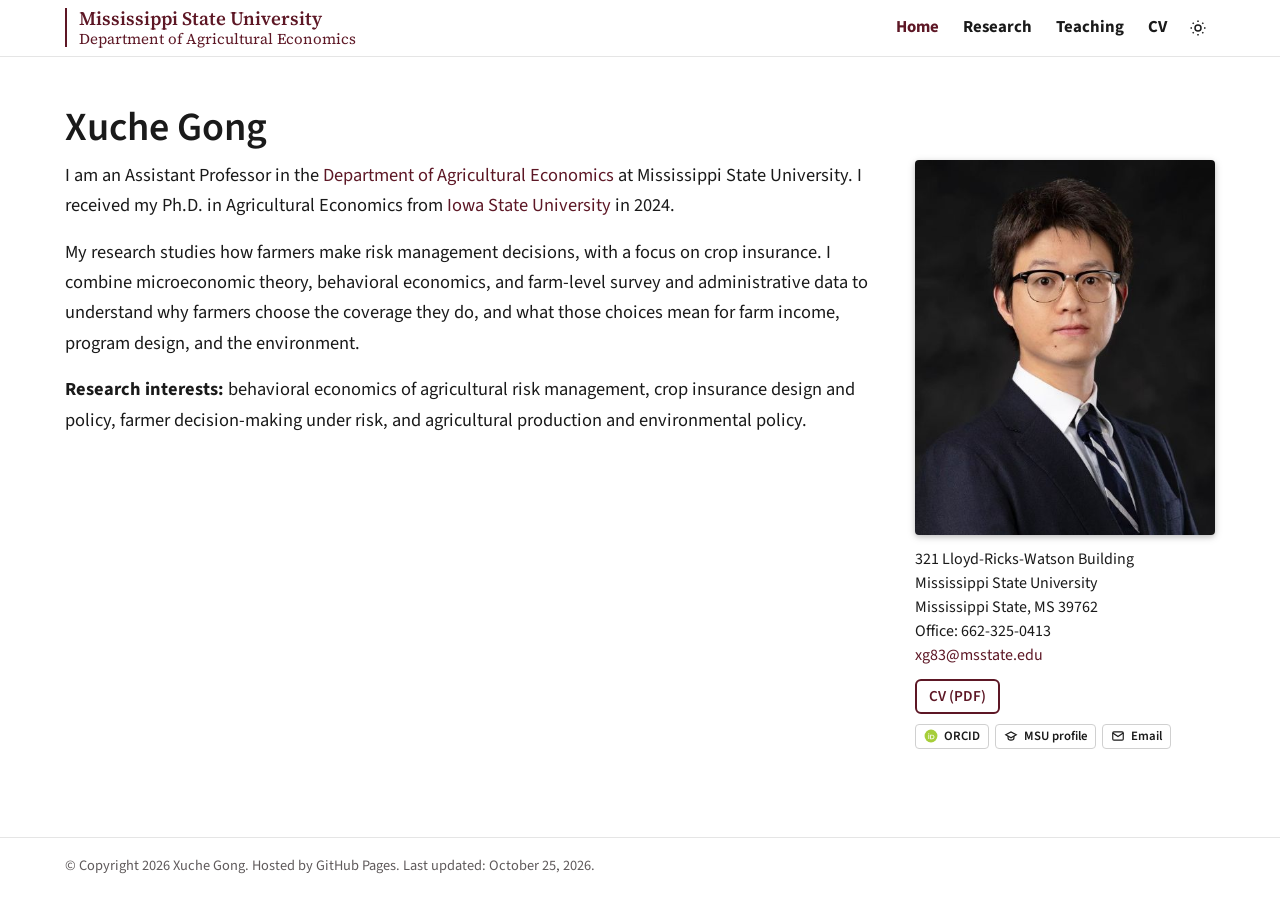
<file: index.html>
<!DOCTYPE html>
<html lang="en">
<head>
<meta charset="utf-8">
<meta name="viewport" content="width=device-width, initial-scale=1, viewport-fit=cover">
<title>Xuche Gong</title>
<meta name="description" content="Xuche Gong, Assistant Professor of Agricultural Economics at Mississippi State University. Research on crop insurance, farmer decision-making under risk, and behavioral economics.">
<link rel="canonical" href="https://xuchegong.github.io/">
<link rel="preconnect" href="https://fonts.googleapis.com">
<link rel="preconnect" href="https://fonts.gstatic.com" crossorigin>
<link rel="stylesheet" href="https://fonts.googleapis.com/css2?family=Source+Sans+3:wght@400;600;700&family=Source+Serif+4:opsz,wght@8..60,400;8..60,600&display=swap">
<link rel="stylesheet" href="style.css">
<script>try{var s=localStorage.getItem("theme");if(s)document.documentElement.setAttribute("data-theme",s)}catch(e){}</script>
</head>
<body>
<nav class="navbar" aria-label="Main">
  <div class="container">
    <a class="brand" href="https://www.agecon.msstate.edu/"><span class="u">Mississippi State University</span><span class="d">Department of Agricultural Economics</span></a>
    <ul class="nav"><li><a href="index.html" aria-current="page">Home</a></li><li><a href="research.html">Research</a></li><li><a href="teaching.html">Teaching</a></li><li><a href="cv.html">CV</a></li><li><button id="theme-toggle" type="button" aria-label="Switch light or dark theme" title="Switch theme"><svg viewBox="0 0 24 24" fill="none" stroke="currentColor" stroke-width="2" aria-hidden="true"><circle cx="12" cy="12" r="4"/><path d="M12 2v2M12 20v2M4.9 4.9l1.4 1.4M17.7 17.7l1.4 1.4M2 12h2M20 12h2M4.9 19.1l1.4-1.4M17.7 6.3l1.4-1.4"/></svg></button></li></ul>
  </div>
</nav>
<main class="container">
<article>
<header><h1 class="post-title">Xuche Gong</h1></header>
<div class="profile">
  <img src="photo.jpg" alt="Portrait of Xuche Gong" width="440" height="550">
  <div class="more-info">
    <p>321 Lloyd-Ricks-Watson Building</p>
    <p>Mississippi State University</p>
    <p>Mississippi State, MS 39762</p>
    <p>Office: 662-325-0413</p>
    <p><a href="mailto:xg83@msstate.edu">xg83@msstate.edu</a></p>
    <div class="profile-buttons"><a class="profile-btn" href="XUCHE_GONG_CV_2026-11-19.pdf">CV (PDF)</a></div>
    <div class="profile-links">
      <a href="https://orcid.org/0009-0001-7156-3623"><svg viewBox="0 0 24 24" aria-hidden="true"><circle cx="12" cy="12" r="11" fill="#A6CE39"/><path fill="#fff" d="M8.2 7.1a.9.9 0 1 1 0 1.8.9.9 0 0 1 0-1.8zM7.5 10h1.4v7.3H7.5zM10.6 10h3.1c2.9 0 4.2 2.1 4.2 3.7 0 1.7-1.4 3.7-4.2 3.7h-3.1zm1.4 1.3v4.8h1.6c2.2 0 2.8-1.6 2.8-2.4 0-1.3-.8-2.4-2.8-2.4z"/></svg><span>ORCID</span></a>
      <a href="https://www.agecon.msstate.edu/people/xg83"><svg viewBox="0 0 24 24" fill="none" stroke="currentColor" stroke-width="2" aria-hidden="true"><path d="M3 10 12 5l9 5-9 5z"/><path d="M7 12v4c0 1.5 2.2 3 5 3s5-1.5 5-3v-4"/></svg><span>MSU profile</span></a>
      <a href="mailto:xg83@msstate.edu"><svg viewBox="0 0 24 24" fill="none" stroke="currentColor" stroke-width="2" aria-hidden="true"><rect x="3" y="5" width="18" height="14" rx="2"/><path d="m3 7 9 6 9-6"/></svg><span>Email</span></a>
    </div>
  </div>
</div>
<div class="clearfix">
<p>I am an Assistant Professor in the <a href="https://www.agecon.msstate.edu/">Department of Agricultural Economics</a> at Mississippi State University. I received my Ph.D. in Agricultural Economics from <a href="https://www.econ.iastate.edu/">Iowa State University</a> in 2024.</p>
<p>My research studies how farmers make risk management decisions, with a focus on crop insurance. I combine microeconomic theory, behavioral economics, and farm-level survey and administrative data to understand why farmers choose the coverage they do, and what those choices mean for farm income, program design, and the environment.</p>
<p><strong>Research interests:</strong> behavioral economics of agricultural risk management, crop insurance design and policy, farmer decision-making under risk, and agricultural production and environmental policy.</p>
</div>
</article>
</main>
<footer><div class="container">&copy; Copyright 2026 Xuche Gong. Hosted by GitHub Pages. Last updated: October 25, 2026.</div></footer>
<script>
document.getElementById("theme-toggle").addEventListener("click",function(){
  var r=document.documentElement, cur=r.getAttribute("data-theme");
  if(!cur) cur = matchMedia("(prefers-color-scheme: dark)").matches ? "dark" : "light";
  var next = cur==="dark" ? "light" : "dark"; r.setAttribute("data-theme",next);
  try{localStorage.setItem("theme",next)}catch(e){}
});
</script>
</body>
</html>
</file>
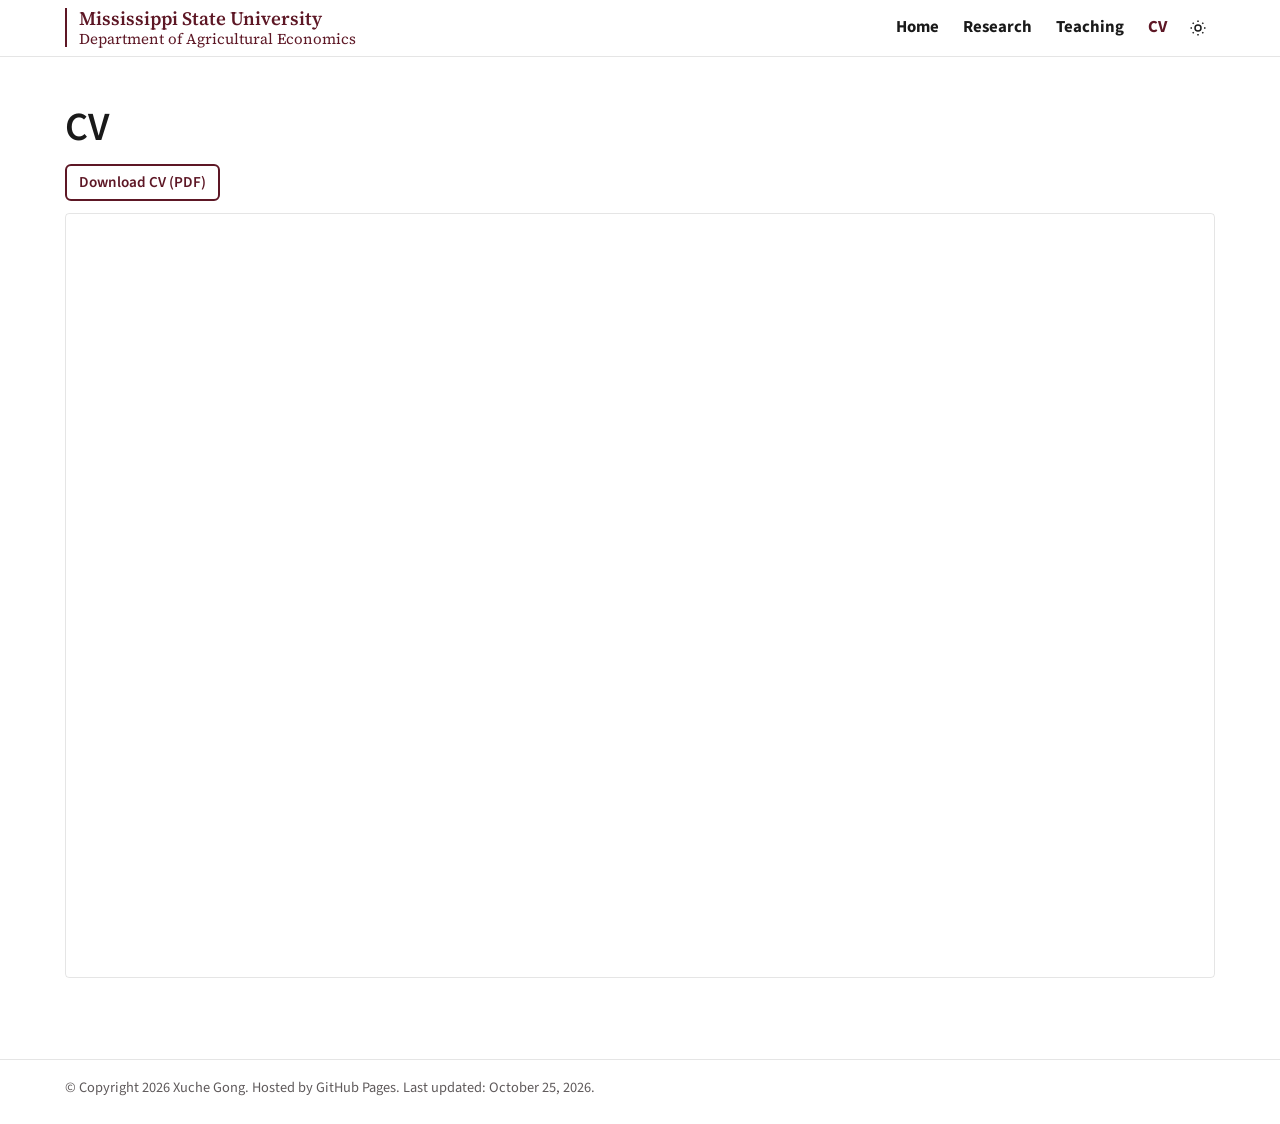
<file: cv.html>
<!DOCTYPE html>
<html lang="en">
<head>
<meta charset="utf-8">
<meta name="viewport" content="width=device-width, initial-scale=1, viewport-fit=cover">
<title>CV | Xuche Gong</title>
<meta name="description" content="Xuche Gong, Assistant Professor of Agricultural Economics at Mississippi State University. Research on crop insurance, farmer decision-making under risk, and behavioral economics.">
<link rel="canonical" href="https://xuchegong.github.io/cv.html">
<link rel="preconnect" href="https://fonts.googleapis.com">
<link rel="preconnect" href="https://fonts.gstatic.com" crossorigin>
<link rel="stylesheet" href="https://fonts.googleapis.com/css2?family=Source+Sans+3:wght@400;600;700&family=Source+Serif+4:opsz,wght@8..60,400;8..60,600&display=swap">
<link rel="stylesheet" href="style.css">
<script>try{var s=localStorage.getItem("theme");if(s)document.documentElement.setAttribute("data-theme",s)}catch(e){}</script>
</head>
<body>
<nav class="navbar" aria-label="Main">
  <div class="container">
    <a class="brand" href="https://www.agecon.msstate.edu/"><span class="u">Mississippi State University</span><span class="d">Department of Agricultural Economics</span></a>
    <ul class="nav"><li><a href="index.html">Home</a></li><li><a href="research.html">Research</a></li><li><a href="teaching.html">Teaching</a></li><li><a href="cv.html" aria-current="page">CV</a></li><li><button id="theme-toggle" type="button" aria-label="Switch light or dark theme" title="Switch theme"><svg viewBox="0 0 24 24" fill="none" stroke="currentColor" stroke-width="2" aria-hidden="true"><circle cx="12" cy="12" r="4"/><path d="M12 2v2M12 20v2M4.9 4.9l1.4 1.4M17.7 17.7l1.4 1.4M2 12h2M20 12h2M4.9 19.1l1.4-1.4M17.7 6.3l1.4-1.4"/></svg></button></li></ul>
  </div>
</nav>
<main class="container">
<article>
<header><h1 class="post-title">CV</h1></header>
<div class="profile-buttons"><a class="profile-btn" href="XUCHE_GONG_CV_2026-11-19.pdf">Download CV (PDF)</a></div>
<iframe class="cv-frame" src="XUCHE_GONG_CV_2026-11-19.pdf" title="Curriculum vitae of Xuche Gong"></iframe>
</article>
</main>
<footer><div class="container">&copy; Copyright 2026 Xuche Gong. Hosted by GitHub Pages. Last updated: October 25, 2026.</div></footer>
<script>
document.getElementById("theme-toggle").addEventListener("click",function(){
  var r=document.documentElement, cur=r.getAttribute("data-theme");
  if(!cur) cur = matchMedia("(prefers-color-scheme: dark)").matches ? "dark" : "light";
  var next = cur==="dark" ? "light" : "dark"; r.setAttribute("data-theme",next);
  try{localStorage.setItem("theme",next)}catch(e){}
});
</script>
</body>
</html>
</file>
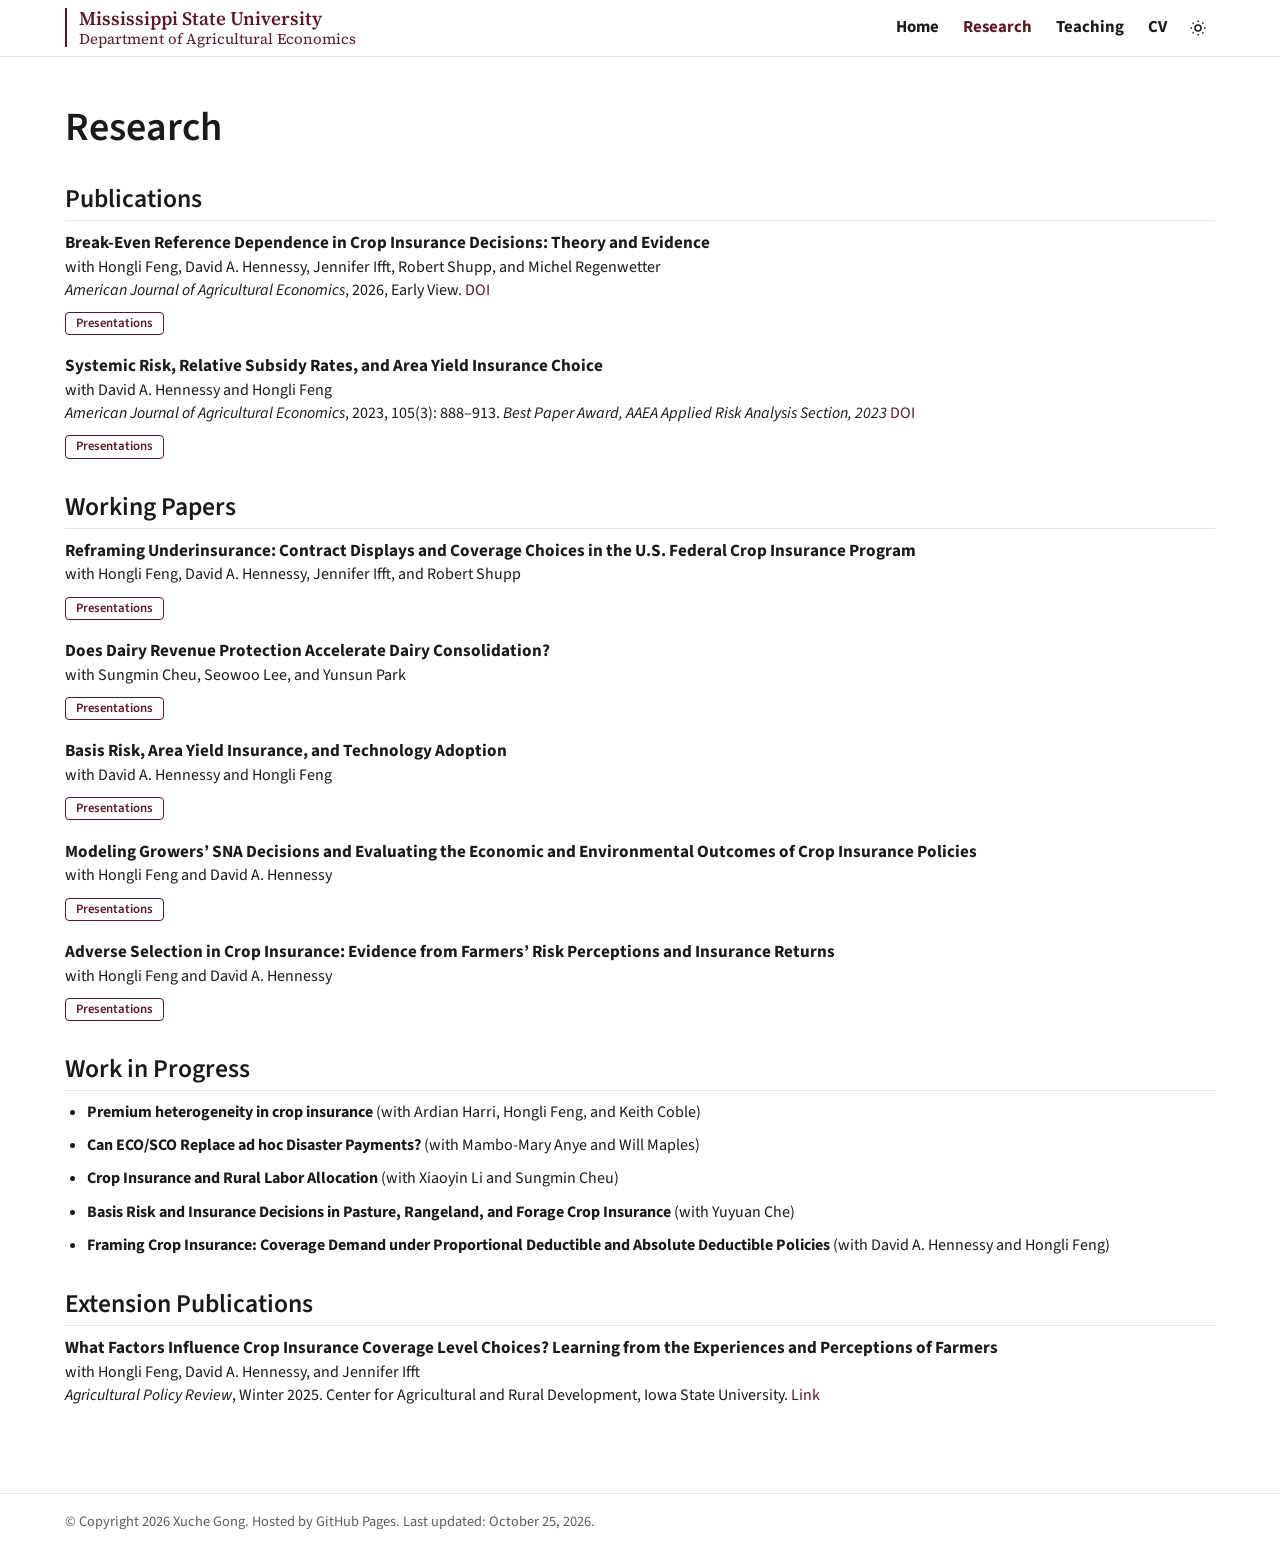
<file: research.html>
<!DOCTYPE html>
<html lang="en">
<head>
<meta charset="utf-8">
<meta name="viewport" content="width=device-width, initial-scale=1, viewport-fit=cover">
<title>Research | Xuche Gong</title>
<meta name="description" content="Xuche Gong, Assistant Professor of Agricultural Economics at Mississippi State University. Research on crop insurance, farmer decision-making under risk, and behavioral economics.">
<link rel="canonical" href="https://xuchegong.github.io/research.html">
<link rel="preconnect" href="https://fonts.googleapis.com">
<link rel="preconnect" href="https://fonts.gstatic.com" crossorigin>
<link rel="stylesheet" href="https://fonts.googleapis.com/css2?family=Source+Sans+3:wght@400;600;700&family=Source+Serif+4:opsz,wght@8..60,400;8..60,600&display=swap">
<link rel="stylesheet" href="style.css">
<script>try{var s=localStorage.getItem("theme");if(s)document.documentElement.setAttribute("data-theme",s)}catch(e){}</script>
</head>
<body>
<nav class="navbar" aria-label="Main">
  <div class="container">
    <a class="brand" href="https://www.agecon.msstate.edu/"><span class="u">Mississippi State University</span><span class="d">Department of Agricultural Economics</span></a>
    <ul class="nav"><li><a href="index.html">Home</a></li><li><a href="research.html" aria-current="page">Research</a></li><li><a href="teaching.html">Teaching</a></li><li><a href="cv.html">CV</a></li><li><button id="theme-toggle" type="button" aria-label="Switch light or dark theme" title="Switch theme"><svg viewBox="0 0 24 24" fill="none" stroke="currentColor" stroke-width="2" aria-hidden="true"><circle cx="12" cy="12" r="4"/><path d="M12 2v2M12 20v2M4.9 4.9l1.4 1.4M17.7 17.7l1.4 1.4M2 12h2M20 12h2M4.9 19.1l1.4-1.4M17.7 6.3l1.4-1.4"/></svg></button></li></ul>
  </div>
</nav>
<main class="container">
<article class="papers">
<header><h1 class="post-title">Research</h1></header>
<h2 id="publications">Publications</h2>
<p><strong class="t"><a href="https://doi.org/10.1002/ajae.70107" style="color:inherit">Break-Even Reference Dependence in Crop Insurance Decisions: Theory and Evidence</a></strong><br>
with Hongli Feng, David A. Hennessy, Jennifer Ifft, Robert Shupp, and Michel Regenwetter<br>
<em>American Journal of Agricultural Economics</em>, 2026, Early View. <a href="https://doi.org/10.1002/ajae.70107">DOI</a></p>
<div class="paper-extra"><details><summary>Presentations</summary><p class="presentations"><strong>Presentations:</strong> SCC-76 Annual Meeting (2025); University of Delaware, Department of Applied Economics and Statistics (2024); Mississippi State University, Department of Agricultural Economics (2024); Iowa State University, Department of Economics (2024)</p></details></div>
<p><strong class="t">Systemic Risk, Relative Subsidy Rates, and Area Yield Insurance Choice</strong><br>
with David A. Hennessy and Hongli Feng<br>
<em>American Journal of Agricultural Economics</em>, 2023, 105(3): 888&ndash;913. <em>Best Paper Award, AAEA Applied Risk Analysis Section, 2023</em> <a href="https://doi.org/10.1111/ajae.12342">DOI</a></p>
<div class="paper-extra"><details><summary>Presentations</summary><p class="presentations"><strong>Presentations:</strong> AAEA Annual Meeting (2018); SCC-76 Annual Meeting (2019). Earlier versions titled &ldquo;Systemic Risk, Geography and Area Insurance&rdquo; and &ldquo;Roles of Systemic Risk and Premium Subsidies in Choice between Area and Individual Insurance Contracts.&rdquo;</p></details></div>
<h2 id="working-papers">Working Papers</h2>
<p><strong class="t">Reframing Underinsurance: Contract Displays and Coverage Choices in the U.S. Federal Crop Insurance Program</strong><br>
with Hongli Feng, David A. Hennessy, Jennifer Ifft, and Robert Shupp</p>
<div class="paper-extra"><details><summary>Presentations</summary><p class="presentations"><strong>Presentations:</strong> Center for Behavioral &amp; Experimental Agri-Environmental Research (2025); SCC-76 Annual Meeting (2025); AAEA Annual Meeting (2022, poster)</p></details></div>
<p><strong class="t">Does Dairy Revenue Protection Accelerate Dairy Consolidation?</strong><br>
with Sungmin Cheu, Seowoo Lee, and Yunsun Park</p>
<div class="paper-extra"><details><summary>Presentations</summary><p class="presentations"><strong>Presentations:</strong> AAEA Annual Meeting (2026)</p></details></div>
<p><strong class="t">Basis Risk, Area Yield Insurance, and Technology Adoption</strong><br>
with David A. Hennessy and Hongli Feng</p>
<div class="paper-extra"><details><summary>Presentations</summary><p class="presentations"><strong>Presentations:</strong> Mississippi State University, Department of Mathematics and Statistics (2025); AAEA Annual Meeting (2021)</p></details></div>
<p><strong class="t">Modeling Growers&rsquo; SNA Decisions and Evaluating the Economic and Environmental Outcomes of Crop Insurance Policies</strong><br>
with Hongli Feng and David A. Hennessy</p>
<div class="paper-extra"><details><summary>Presentations</summary><p class="presentations"><strong>Presentations:</strong> SCC-76 Annual Meeting (2024); Heartland Environmental and Resource Economics Workshop (2023, poster); SWCS Annual Conference (2023); ASSA Annual Meeting (2023)</p></details></div>
<p><strong class="t">Adverse Selection in Crop Insurance: Evidence from Farmers&rsquo; Risk Perceptions and Insurance Returns</strong><br>
with Hongli Feng and David A. Hennessy</p>
<div class="paper-extra"><details><summary>Presentations</summary><p class="presentations"><strong>Presentations:</strong> AAEA Annual Meeting (2025)</p></details></div>
<h2 id="work-in-progress">Work in Progress</h2>
<ul class="wip">
<li><strong>Premium heterogeneity in crop insurance</strong> (with Ardian Harri, Hongli Feng, and Keith Coble)</li>
<li><strong>Can ECO/SCO Replace ad hoc Disaster Payments?</strong> (with Mambo-Mary Anye and Will Maples)</li>
<li><strong>Crop Insurance and Rural Labor Allocation</strong> (with Xiaoyin Li and Sungmin Cheu)</li>
<li><strong>Basis Risk and Insurance Decisions in Pasture, Rangeland, and Forage Crop Insurance</strong> (with Yuyuan Che)</li>
<li><strong>Framing Crop Insurance: Coverage Demand under Proportional Deductible and Absolute Deductible Policies</strong> (with David A. Hennessy and Hongli Feng)</li>
</ul>
<h2 id="extension">Extension Publications</h2>
<p><strong class="t">What Factors Influence Crop Insurance Coverage Level Choices? Learning from the Experiences and Perceptions of Farmers</strong><br>
with Hongli Feng, David A. Hennessy, and Jennifer Ifft<br>
<em>Agricultural Policy Review</em>, Winter 2025. Center for Agricultural and Rural Development, Iowa State University. <a href="https://agpolicyreview.card.iastate.edu/what-factors-influence-crop-insurance-coverage-level-choices-learning-experiences-and-perceptions">Link</a></p>
</article>
</main>
<footer><div class="container">&copy; Copyright 2026 Xuche Gong. Hosted by GitHub Pages. Last updated: October 25, 2026.</div></footer>
<script>
document.getElementById("theme-toggle").addEventListener("click",function(){
  var r=document.documentElement, cur=r.getAttribute("data-theme");
  if(!cur) cur = matchMedia("(prefers-color-scheme: dark)").matches ? "dark" : "light";
  var next = cur==="dark" ? "light" : "dark"; r.setAttribute("data-theme",next);
  try{localStorage.setItem("theme",next)}catch(e){}
});
</script>
</body>
</html>
</file>
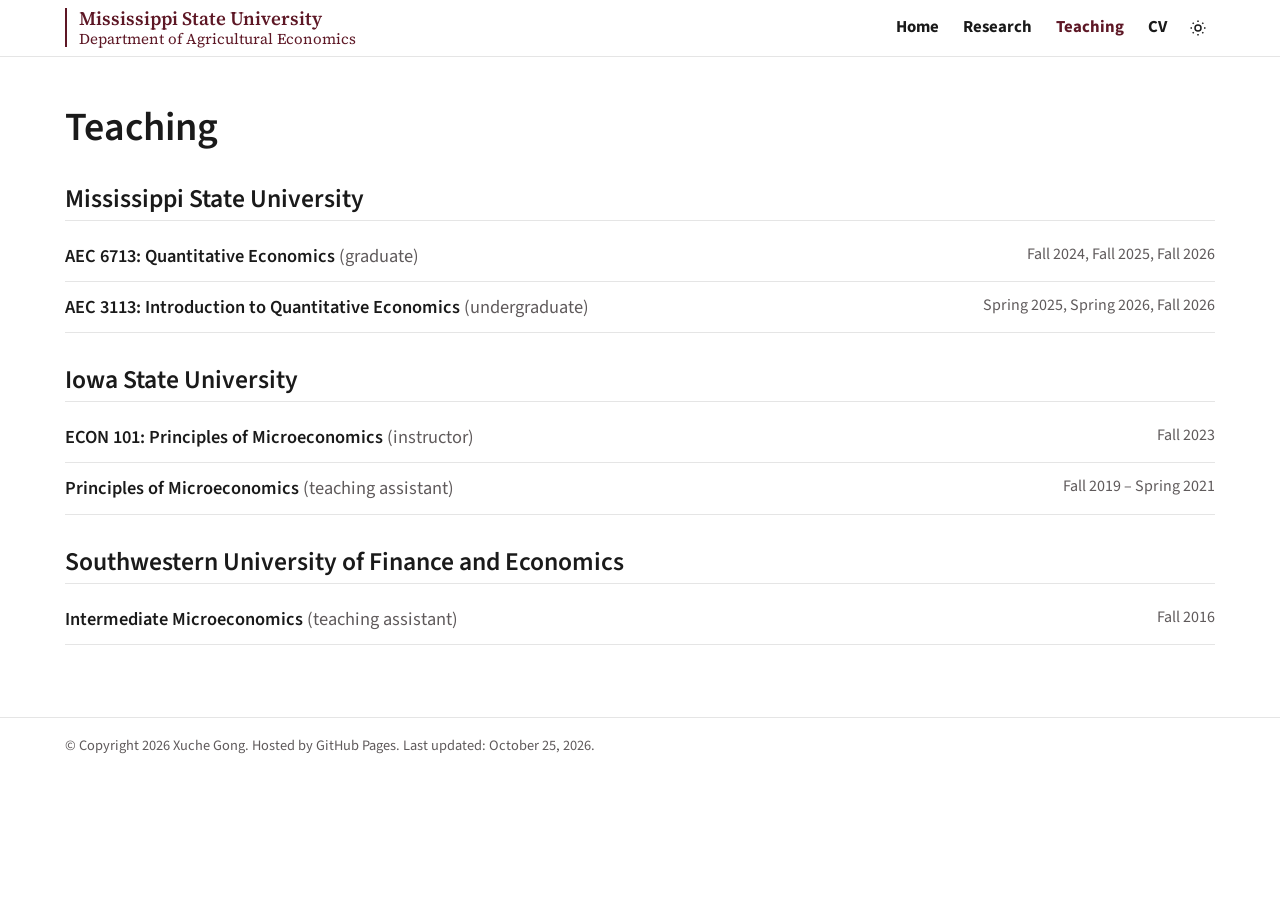
<file: teaching.html>
<!DOCTYPE html>
<html lang="en">
<head>
<meta charset="utf-8">
<meta name="viewport" content="width=device-width, initial-scale=1, viewport-fit=cover">
<title>Teaching | Xuche Gong</title>
<meta name="description" content="Xuche Gong, Assistant Professor of Agricultural Economics at Mississippi State University. Research on crop insurance, farmer decision-making under risk, and behavioral economics.">
<link rel="canonical" href="https://xuchegong.github.io/teaching.html">
<link rel="preconnect" href="https://fonts.googleapis.com">
<link rel="preconnect" href="https://fonts.gstatic.com" crossorigin>
<link rel="stylesheet" href="https://fonts.googleapis.com/css2?family=Source+Sans+3:wght@400;600;700&family=Source+Serif+4:opsz,wght@8..60,400;8..60,600&display=swap">
<link rel="stylesheet" href="style.css">
<script>try{var s=localStorage.getItem("theme");if(s)document.documentElement.setAttribute("data-theme",s)}catch(e){}</script>
</head>
<body>
<nav class="navbar" aria-label="Main">
  <div class="container">
    <a class="brand" href="https://www.agecon.msstate.edu/"><span class="u">Mississippi State University</span><span class="d">Department of Agricultural Economics</span></a>
    <ul class="nav"><li><a href="index.html">Home</a></li><li><a href="research.html">Research</a></li><li><a href="teaching.html" aria-current="page">Teaching</a></li><li><a href="cv.html">CV</a></li><li><button id="theme-toggle" type="button" aria-label="Switch light or dark theme" title="Switch theme"><svg viewBox="0 0 24 24" fill="none" stroke="currentColor" stroke-width="2" aria-hidden="true"><circle cx="12" cy="12" r="4"/><path d="M12 2v2M12 20v2M4.9 4.9l1.4 1.4M17.7 17.7l1.4 1.4M2 12h2M20 12h2M4.9 19.1l1.4-1.4M17.7 6.3l1.4-1.4"/></svg></button></li></ul>
  </div>
</nav>
<main class="container">
<article>
<header><h1 class="post-title">Teaching</h1></header>
<h2>Mississippi State University</h2>
<ul class="courses">
<li><span class="c">AEC 6713: Quantitative Economics <span>(graduate)</span></span><span class="t">Fall 2024, Fall 2025, Fall 2026</span></li>
<li><span class="c">AEC 3113: Introduction to Quantitative Economics <span>(undergraduate)</span></span><span class="t">Spring 2025, Spring 2026, Fall 2026</span></li>
</ul>
<h2>Iowa State University</h2>
<ul class="courses">
<li><span class="c">ECON 101: Principles of Microeconomics <span>(instructor)</span></span><span class="t">Fall 2023</span></li>
<li><span class="c">Principles of Microeconomics <span>(teaching assistant)</span></span><span class="t">Fall 2019 &ndash; Spring 2021</span></li>
</ul>
<h2>Southwestern University of Finance and Economics</h2>
<ul class="courses">
<li><span class="c">Intermediate Microeconomics <span>(teaching assistant)</span></span><span class="t">Fall 2016</span></li>
</ul>
</article>
</main>
<footer><div class="container">&copy; Copyright 2026 Xuche Gong. Hosted by GitHub Pages. Last updated: October 25, 2026.</div></footer>
<script>
document.getElementById("theme-toggle").addEventListener("click",function(){
  var r=document.documentElement, cur=r.getAttribute("data-theme");
  if(!cur) cur = matchMedia("(prefers-color-scheme: dark)").matches ? "dark" : "light";
  var next = cur==="dark" ? "light" : "dark"; r.setAttribute("data-theme",next);
  try{localStorage.setItem("theme",next)}catch(e){}
});
</script>
</body>
</html>
</file>
<file: style.css>
/* Xuche Gong — site styles (al-folio inspired) */
:root{
  --text:#1a1a1a;
  --muted:#5f5a5b;
  --bg:#ffffff;
  --theme:#5D1725;        /* Mississippi State maroon */
  --rule:rgba(0,0,0,.1);
  --chip:#d0d0d0;
  --tint:rgba(0,0,0,.03);
  --shadow:0 2px 5px rgba(0,0,0,.16),0 2px 10px rgba(0,0,0,.12);
}
:root[data-theme="dark"]{
  --text:#e8e6e6; --muted:#a9a3a4; --bg:#1c1c1d; --theme:#d98a99;
  --rule:rgba(255,255,255,.12); --chip:#4a4a4c; --tint:rgba(255,255,255,.05);
  --shadow:0 2px 8px rgba(0,0,0,.5);
  color-scheme:dark;
}
@media (prefers-color-scheme: dark){
  :root:not([data-theme="light"]){
    --text:#e8e6e6; --muted:#a9a3a4; --bg:#1c1c1d; --theme:#d98a99;
    --rule:rgba(255,255,255,.12); --chip:#4a4a4c; --tint:rgba(255,255,255,.05);
    --shadow:0 2px 8px rgba(0,0,0,.5);
    color-scheme:dark;
  }
}
*{box-sizing:border-box}
html{scroll-padding-top:80px}
body{margin:0;background:var(--bg);color:var(--text);
  font:400 18.4px/1.65 "Source Sans 3","Helvetica Neue",Arial,sans-serif;
  -webkit-font-smoothing:antialiased}
a{color:var(--theme);text-decoration:none}
a:hover{text-decoration:underline}
a:focus-visible,button:focus-visible,summary:focus-visible{outline:2px solid var(--theme);outline-offset:2px;border-radius:3px}
img{max-width:100%}

/* navbar */
.navbar{position:fixed;top:0;left:0;right:0;z-index:10;background:var(--bg);
  border-bottom:1px solid var(--rule);padding:8px 16px;padding-top:calc(8px + env(safe-area-inset-top,0px))}
.navbar .container{display:flex;align-items:center;justify-content:space-between;gap:16px;flex-wrap:wrap}
.brand{display:flex;flex-direction:column;line-height:1.15;color:var(--theme);
  font-family:"Source Serif 4",Georgia,serif;padding-left:12px;border-left:2px solid var(--theme)}
.brand:hover{text-decoration:none}
.brand .u{font-size:19px;font-weight:600}
.brand .d{font-size:15px}
.nav{display:flex;align-items:center;gap:4px;list-style:none;margin:0;padding:0;flex-wrap:wrap}
.nav a{display:block;padding:6px 10px;font-size:16.8px;font-weight:700;color:var(--text)}
.nav a:hover{color:var(--theme);text-decoration:none}
.nav a[aria-current="page"]{color:var(--theme)}
#theme-toggle{background:none;border:0;cursor:pointer;color:var(--text);padding:6px 8px;display:flex}
#theme-toggle:hover{color:var(--theme)}
#theme-toggle svg{width:18px;height:18px}

.container{max-width:1180px;margin:0 auto;padding-inline:15px}
main.container{padding-top:104px;padding-bottom:24px}
@media (max-width:640px){
  .navbar{position:static}
  main.container{padding-top:24px}
  .nav a{padding:4px 8px;font-size:16px}
  .nav{gap:0}
}

/* home */
.post-title{font-size:40px;font-weight:600;line-height:1.2;margin:0 0 8px}
.profile{float:right;width:30%;max-width:300px;margin:0 0 16px 24px}
.profile img{display:block;width:100%;height:auto;border-radius:4px;box-shadow:var(--shadow)}
.more-info{font-size:16px;line-height:1.5;margin-top:12px}
.more-info p{margin:0}
.profile-buttons{display:flex;flex-wrap:wrap;gap:8px;margin-top:12px}
.profile-btn{display:inline-block;font-size:15.2px;font-weight:600;color:var(--theme);
  border:2px solid var(--theme);border-radius:6px;padding:4px 12px}
.profile-btn:hover{background:var(--theme);color:var(--bg);text-decoration:none}
.profile-links{display:flex;flex-wrap:wrap;gap:6px;margin-top:10px}
.profile-links a{display:inline-flex;align-items:center;gap:6px;font-size:12.8px;font-weight:600;
  color:var(--text);border:1px solid var(--chip);border-radius:4px;padding:2px 8px}
.profile-links a:hover{border-color:var(--theme);color:var(--theme);text-decoration:none}
.profile-links svg{width:14px;height:14px}
p{margin:0 0 16px}
.clearfix::after{content:"";display:table;clear:both}
h2{display:flow-root;font-size:25.6px;font-weight:600;line-height:1.2;margin:32px 0 10px;padding-bottom:5px;
  border-bottom:1px solid var(--rule)}
.section-gap{height:8px}
.projects-list ul{margin:0;padding-left:22px}
.projects-list li{margin-bottom:10px}
@media (max-width:640px){
  .profile{float:none;width:100%;max-width:240px;margin:0 0 20px}
  .post-title{font-size:32px}
}

/* research */
.papers p{font-size:16px;line-height:1.45;margin:0 0 14px}
.papers p strong.t{font-size:17.12px}
.paper-extra{margin:-10px 0 18px}
details summary{display:inline-block;list-style:none;cursor:pointer;font-size:12.8px;font-weight:600;
  color:var(--theme);border:1px solid var(--theme);border-radius:4px;padding:0 10px;line-height:1.65}
details summary::-webkit-details-marker{display:none}
details[open] summary{background:var(--theme);color:var(--bg)}
.abstract,.presentations{font-size:15.2px;line-height:1.6;background:var(--tint);padding:10px 14px;margin:8px 0 0}
.wip li{font-size:16px;line-height:1.45;margin-bottom:10px}
.wip{padding-left:22px;margin:0}

/* teaching */
.courses{list-style:none;margin:0;padding:0}
.courses li{display:flex;justify-content:space-between;gap:6px 24px;flex-wrap:wrap;padding:10px 0;border-bottom:1px solid var(--rule)}
.courses .c{font-weight:600}
.courses .c span{font-weight:400;color:var(--muted)}
.courses .t{color:var(--muted);font-size:16px;font-variant-numeric:tabular-nums}

/* cv */
.cv-frame{width:100%;height:85vh;min-height:520px;border:1px solid var(--rule);border-radius:4px;margin-top:12px}

footer{border-top:1px solid var(--rule);margin-top:48px;padding:16px 0 24px;font-size:14.4px;color:var(--muted)}
</file>
